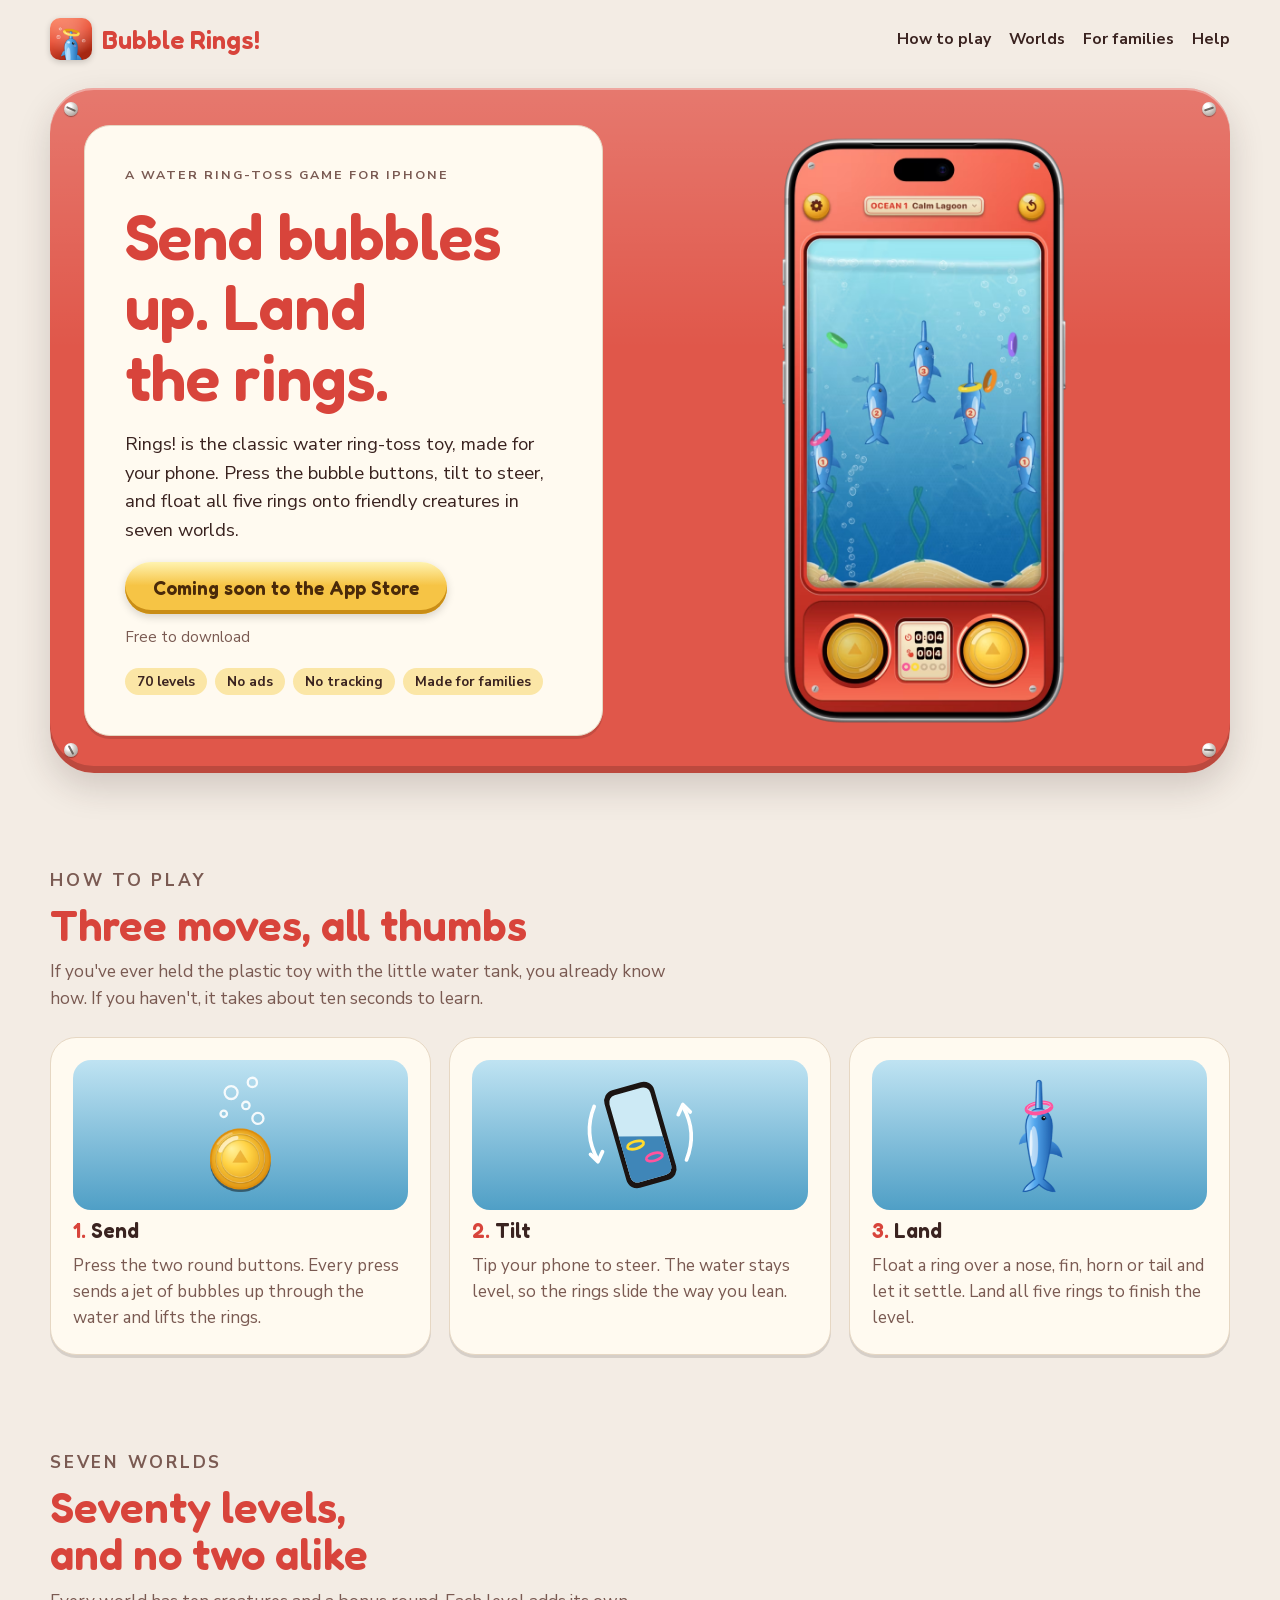
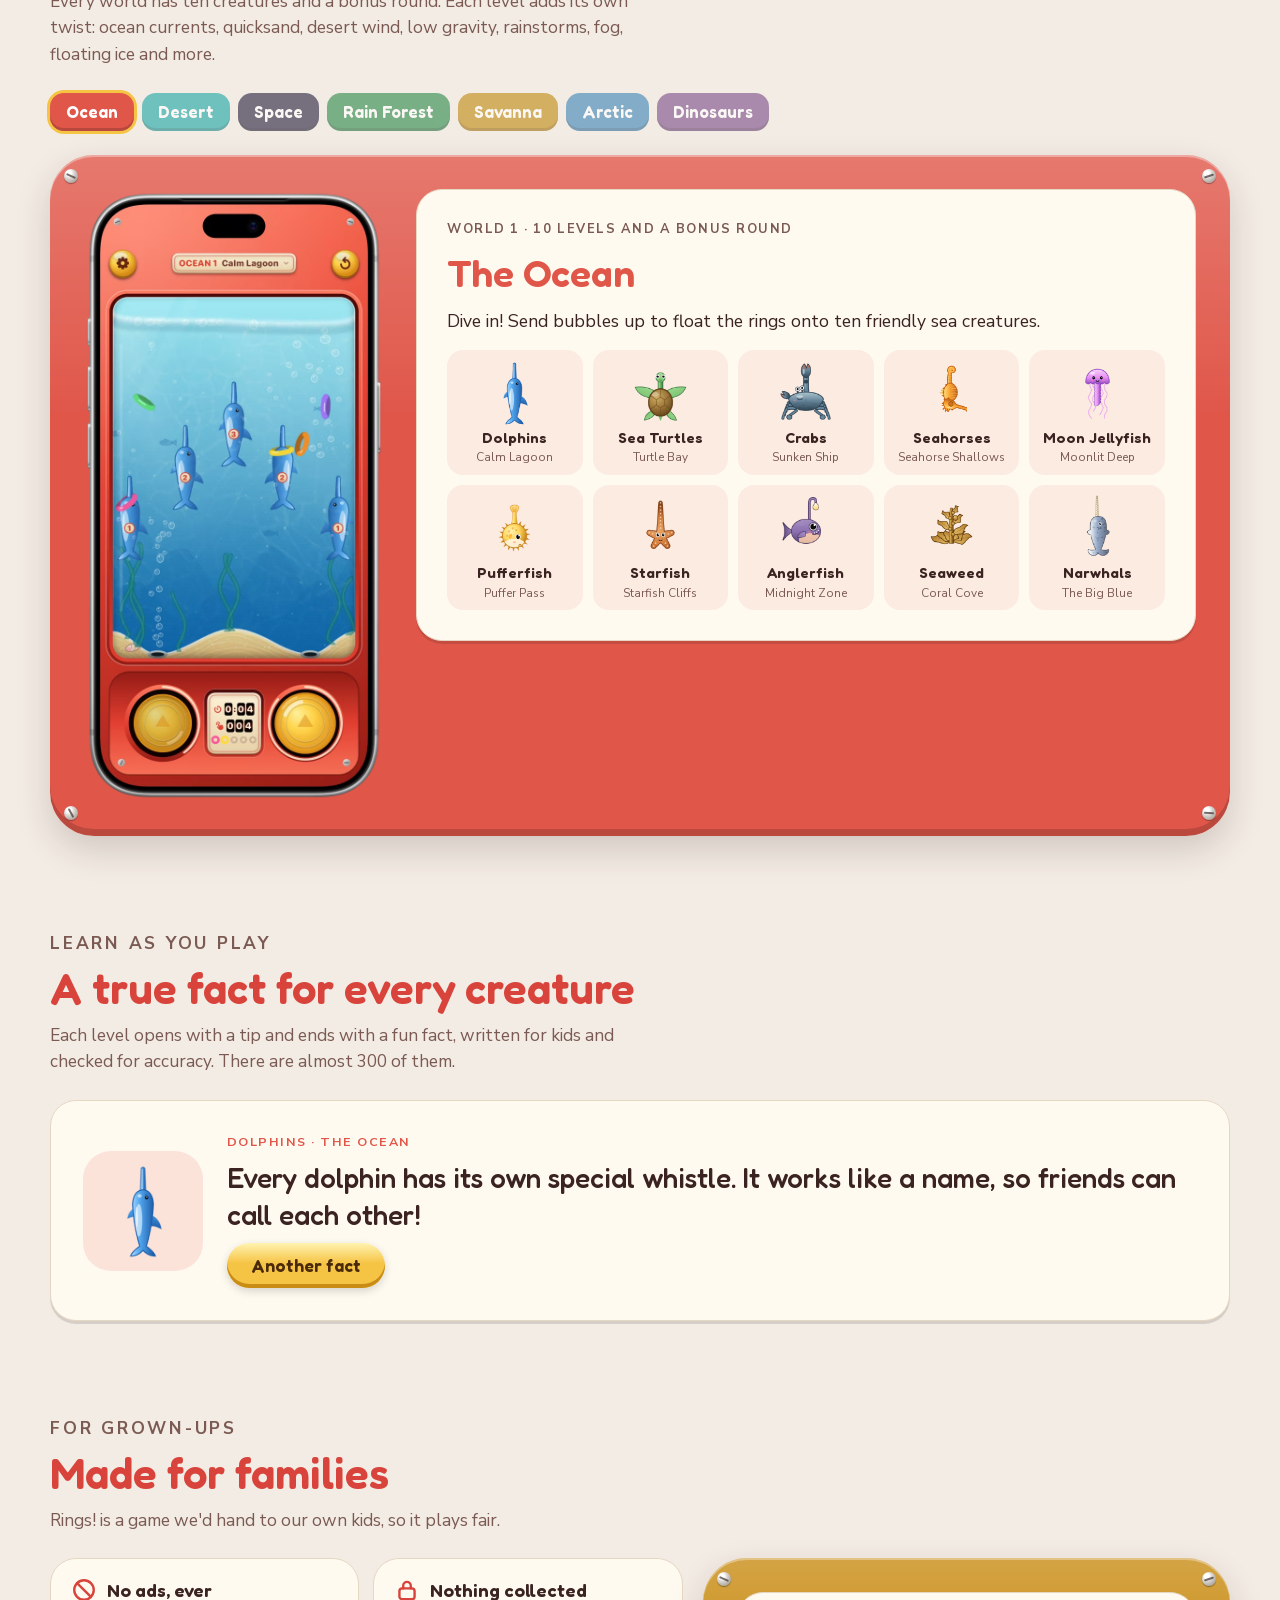
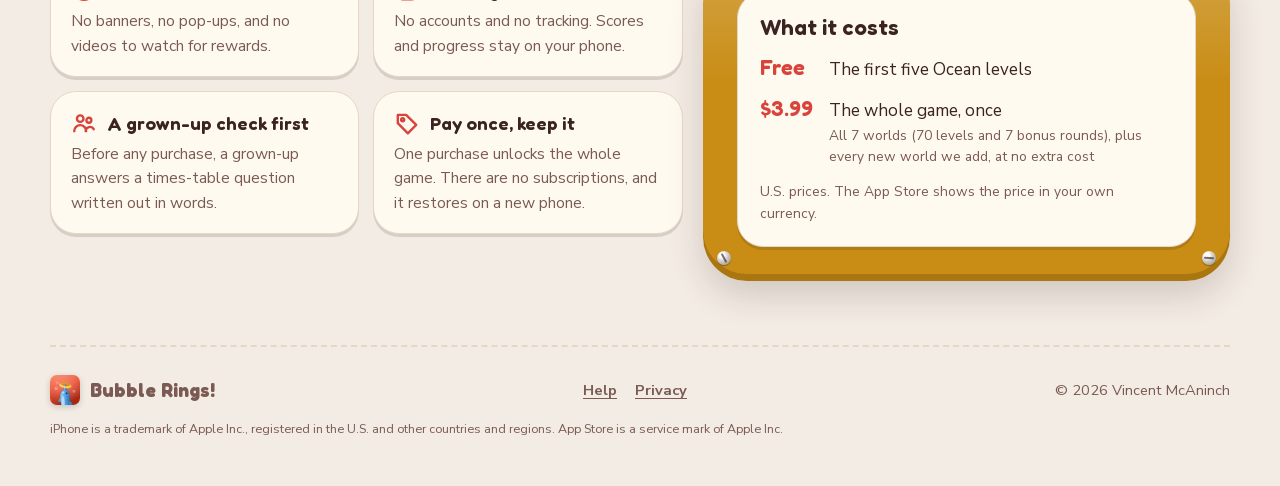
<file: index.html>
<!doctype html>
<html lang="en">
<head>
<meta charset="utf-8">
<meta name="viewport" content="width=device-width, initial-scale=1, viewport-fit=cover">
<meta name="robots" content="noindex">   <!-- hidden from search engines until the game launches: delete this line then -->
<title>Bubble Rings!</title>
<meta name="description" content="Rings! is the classic water ring-toss toy for iPhone. Send bubbles up, tilt to steer, and land the rings on friendly creatures across seven worlds.">
<meta property="og:title" content="Bubble Rings!">
<meta property="og:description" content="Send bubbles up, tilt to steer, and land the rings on friendly creatures across seven worlds.">
<meta property="og:image" content="assets/img/app-icon.png">
<meta name="theme-color" content="#e0574a">
<link rel="icon" href="assets/img/favicon.png">
<link rel="apple-touch-icon" href="assets/img/app-icon.png">
<link rel="stylesheet" href="assets/fonts.css">
<link rel="stylesheet" href="assets/site.css">
</head>
<body>
<div class="page">

  <header class="topbar">
    <a class="brand" href="index.html"><img src="assets/img/app-icon.png" alt="" width="42" height="42"><span>Bubble Rings!</span></a>
    <nav class="topnav" aria-label="Main">
      <a href="#play">How to play</a>
      <a href="#worlds">Worlds</a>
      <a href="#families">For families</a>
      <a href="support.html">Help</a>
    </nav>
  </header>

  <main class="main">
    <section class="hero shell" aria-labelledby="hero-title">
      <span class="screw tl" aria-hidden="true"></span><span class="screw tr" aria-hidden="true"></span>
      <span class="screw bl" aria-hidden="true"></span><span class="screw br" aria-hidden="true"></span>
      <div class="plate hero-plate">
        <p class="eyebrow">A water ring-toss game for iPhone</p>
        <h1 id="hero-title">Send bubbles up. Land the rings.</h1>
        <p class="lede">Rings! is the classic water ring-toss toy, made for your phone. Press the bubble buttons, tilt to steer, and float all five rings onto friendly creatures in seven worlds.</p>
        <div class="cta">
          <!-- at launch: make this a real link to https://apps.apple.com/app/id6825125290, with Apple's "Download on the App Store" badge -->
          <span class="btn big" role="link" aria-disabled="true">Coming soon to the App Store</span>
          <span class="note">Free to download</span>
        </div>
        <ul class="promises" aria-label="At a glance">
          <li>70 levels</li><li>No ads</li><li>No tracking</li><li>Made for families</li>
        </ul>
      </div>
      <div class="hero-phones" aria-label="Rings! on iPhone, playing in the Ocean, the Rain Forest and the Dinosaurs">
        <figure class="phone live">
          <picture><source srcset="assets/img/phones/ocean.avif" type="image/avif"><img src="assets/img/phones/ocean.png" alt="Rings! on iPhone in the Ocean: rings floating up toward the dolphins" width="640" height="1308"></picture>
          <video src="assets/video/ocean.mp4" autoplay muted loop playsinline preload="auto" aria-hidden="true"></video>
        </figure>
        <figure class="phone live second">
          <picture><source srcset="assets/img/phones/rainforest.avif" type="image/avif"><img src="assets/img/phones/rainforest.png" alt="Rings! on iPhone in the Rain Forest: spider monkeys swinging on vines while rings float past" width="640" height="1308"></picture>
          <video src="assets/video/rainforest.mp4" autoplay muted loop playsinline preload="auto" aria-hidden="true"></video>
        </figure>
        <figure class="phone live third">
          <picture><source srcset="assets/img/phones/dinosaurs.avif" type="image/avif"><img src="assets/img/phones/dinosaurs.png" alt="Rings! on iPhone with the Dinosaurs: a volcano behind the T. rex" width="640" height="1308"></picture>
          <video src="assets/video/dinosaurs.mp4" autoplay muted loop playsinline preload="auto" aria-hidden="true"></video>
        </figure>
      </div>
    </section>

    <section id="play" class="stack" aria-labelledby="play-title">
      <div class="section-head">
        <p class="eyebrow">How to play</p>
        <h2 id="play-title">Three moves, all thumbs</h2>
        <p>If you've ever held the plastic toy with the little water tank, you already know how. If you haven't, it takes about ten seconds to learn.</p>
      </div>
      <ol class="steps">
        <li class="plate step">
          <div class="art">
            <svg viewBox="0 0 160 130" aria-hidden="true">
              <g fill="none" stroke="#fff" stroke-width="2.5" opacity=".9"><circle cx="70" cy="19" r="7"/><circle cx="93" cy="8" r="5"/><circle cx="86" cy="33" r="4"/><circle cx="62" cy="42" r="3.5"/><circle cx="99" cy="47" r="6"/></g>
              <image href="assets/img/button.png" x="45.5" y="56.4" width="69" height="72"/>
            </svg>
          </div>
          <h3>Send</h3>
          <p>Press the two round buttons. Every press sends a jet of bubbles up through the water and lifts the rings.</p>
        </li>
        <li class="plate step">
          <div class="art">
            <svg viewBox="0 0 160 130" aria-hidden="true">
              <path d="M30 34q-12 30 4 58" stroke="#fff" stroke-width="4" fill="none" stroke-linecap="round"/><path d="M26 86l8 8 5-11" stroke="#fff" stroke-width="4" fill="none" stroke-linecap="round" stroke-linejoin="round"/>
              <g transform="translate(0 126) scale(1 -1)"><path d="M130 34q12 30-4 58" stroke="#fff" stroke-width="4" fill="none" stroke-linecap="round"/><path d="M134 86l-8 8-5-11" stroke="#fff" stroke-width="4" fill="none" stroke-linecap="round" stroke-linejoin="round"/></g>     <!-- (pointing up: both arrows turn counter-clockwise, as the phone does) -->
              <g transform="rotate(-16 80 65)">
                <rect x="52" y="10" width="56" height="110" rx="12" fill="#1b1412"/>
                <rect x="57" y="16" width="46" height="98" rx="8" fill="#cdeaf5"/>
                <path d="M57 60L103 73v33a8 8 0 0 1-8 8H65a8 8 0 0 1-8-8z" fill="#3f86b8"/>
                <ellipse cx="72" cy="74" rx="9" ry="4" fill="none" stroke="#ffdb2e" stroke-width="3"/>
                <ellipse cx="88" cy="92" rx="9" ry="4" fill="none" stroke="#ff549e" stroke-width="3"/>
              </g>
            </svg>
          </div>
          <h3>Tilt</h3>
          <p>Tip your phone to steer. The water stays level, so the rings slide the way you lean.</p>
        </li>
        <li class="plate step">
          <div class="art">
            <svg class="hooked back" viewBox="0 0 74 40" aria-hidden="true"><path d="M8 20a29 12 0 0 1 58 0" fill="none" stroke="currentColor" stroke-width="9"/><path d="M10 17a27 9.5 0 0 1 54 0" fill="none" stroke="#fff" stroke-opacity=".4" stroke-width="2"/></svg>
            <img class="dolphin" src="assets/img/creatures/L1.png" alt="">
            <svg class="hooked front" viewBox="0 0 74 40" aria-hidden="true"><path d="M8 20a29 12 0 0 0 58 0" fill="none" stroke="currentColor" stroke-width="9"/><path d="M10 17a27 9.5 0 0 0 54 0" fill="none" stroke="#fff" stroke-opacity=".4" stroke-width="2"/></svg>
          </div>
          <h3>Land</h3>
          <p>Float a ring over a nose, fin, horn or tail and let it settle. Land all five rings to finish the level.</p>
        </li>
      </ol>
    </section>

    <section id="worlds" class="stack" aria-labelledby="worlds-title">
      <div class="section-head">
        <p class="eyebrow">Seven worlds</p>
        <h2 id="worlds-title">Seventy levels, and no two alike</h2>
        <p>Every world has ten creatures and a bonus round. Each level adds its own twist: ocean currents, quicksand, desert wind, low gravity, rainstorms, fog, floating ice and more.</p>
      </div>
      <div class="tabs" id="world-tabs" role="tablist" aria-label="Worlds"></div>
      <div class="shell" id="world-panel" role="tabpanel">
        <noscript><p class="plate" style="padding: 20px">Seven worlds: the Ocean, the Desert, Outer Space, the Rain Forest, the Savanna, the Arctic and the Dinosaurs.</p></noscript>
      </div>
    </section>

    <section id="facts" class="stack" aria-labelledby="facts-title">
      <div class="section-head">
        <p class="eyebrow">Learn as you play</p>
        <h2 id="facts-title">A true fact for every creature</h2>
        <p>Each level opens with a tip and ends with a fun fact, written for kids and checked for accuracy. There are almost 300 of them.</p>
      </div>
      <div class="plate fact" id="fact" aria-live="polite">
        <div class="who"><img src="assets/img/creatures/L1.png" alt=""></div>
        <div class="text">
          <div class="steady"><span class="tag">Dolphins · The Ocean</span></div>
          <div class="steady"><blockquote>Every dolphin has its own special whistle. It works like a name, so friends can call each other!</blockquote></div>
          <button class="btn more" type="button">Another fact</button>
        </div>
      </div>
    </section>

    <section id="families" class="stack" aria-labelledby="families-title">
      <div class="section-head">
        <p class="eyebrow">For grown-ups</p>
        <h2 id="families-title">Made for families</h2>
        <p>Rings! is a game we'd hand to our own kids, so it plays fair.</p>
      </div>
      <div class="families">
        <ul class="pledges">
          <li class="plate pledge">
            <h3><svg viewBox="0 0 24 24" aria-hidden="true" fill="none" stroke="var(--red)" stroke-width="2.2" stroke-linecap="round"><circle cx="12" cy="12" r="9"/><path d="M5.6 5.6l12.8 12.8"/></svg>No ads, ever</h3>
            <p>No banners, no pop-ups, and no videos to watch for rewards.</p>
          </li>
          <li class="plate pledge">
            <h3><svg viewBox="0 0 24 24" aria-hidden="true" fill="none" stroke="var(--red)" stroke-width="2.2" stroke-linecap="round" stroke-linejoin="round"><rect x="5" y="10.5" width="14" height="10" rx="2.5"/><path d="M8.5 10.5V8a3.5 3.5 0 0 1 7 0v2.5"/></svg>Nothing collected</h3>
            <p>No accounts and no tracking. Scores and progress stay on your phone.</p>
          </li>
          <li class="plate pledge">
            <h3><svg viewBox="0 0 24 24" aria-hidden="true" fill="none" stroke="var(--red)" stroke-width="2.2" stroke-linecap="round" stroke-linejoin="round"><circle cx="8.5" cy="8" r="3"/><circle cx="16.5" cy="9.5" r="2.3"/><path d="M3 19.5a5.5 5.5 0 0 1 11 0M13.5 19.5a4 4 0 0 1 7.5-1.8"/></svg>A grown-up check first</h3>
            <p>Before any purchase, a grown-up answers a times-table question written out in words.</p>
          </li>
          <li class="plate pledge">
            <h3><svg viewBox="0 0 24 24" aria-hidden="true" fill="none" stroke="var(--red)" stroke-width="2.2" stroke-linecap="round" stroke-linejoin="round"><path d="M3.5 12.2V4.5h7.7l9.3 9.3-7.7 7.7z"/><circle cx="8" cy="9" r="1.4"/></svg>Pay once, keep it</h3>
            <p>One purchase unlocks the whole game. There are no subscriptions, and it restores on a new phone.</p>
          </li>
        </ul>
        <div class="shell prices">
          <span class="screw tl" aria-hidden="true"></span><span class="screw tr" aria-hidden="true"></span>
          <span class="screw bl" aria-hidden="true"></span><span class="screw br" aria-hidden="true"></span>
          <div class="plate">
            <h3>What it costs</h3>
            <dl class="price-list">
              <dt>Free</dt><dd>The first five Ocean levels</dd>
              <dt>$3.99</dt><dd>The whole game, once<small>All 7 worlds (70 levels and 7 bonus rounds), plus every new world we add, at no extra cost</small></dd>
            </dl>
            <p class="fine">U.S. prices. The App Store shows the price in your own currency.</p>
          </div>
        </div>
      </div>
    </section>
  </main>

  <footer class="footer">
    <a class="brand" href="index.html"><img src="assets/img/app-icon.png" alt="" width="30" height="30"><span>Bubble Rings!</span></a>
    <nav aria-label="Footer">
      <a href="support.html">Help</a>
      <a href="privacy.html">Privacy</a>
    </nav>
    <span>© 2026 Vincent McAninch</span>
    <p class="credit">iPhone is a trademark of Apple Inc., registered in the U.S. and other countries and regions. App Store is a service mark of Apple Inc.</p>
  </footer>

</div>
<script src="assets/data.js"></script>
<script src="assets/site.js"></script>
</body>
</html>
</file>
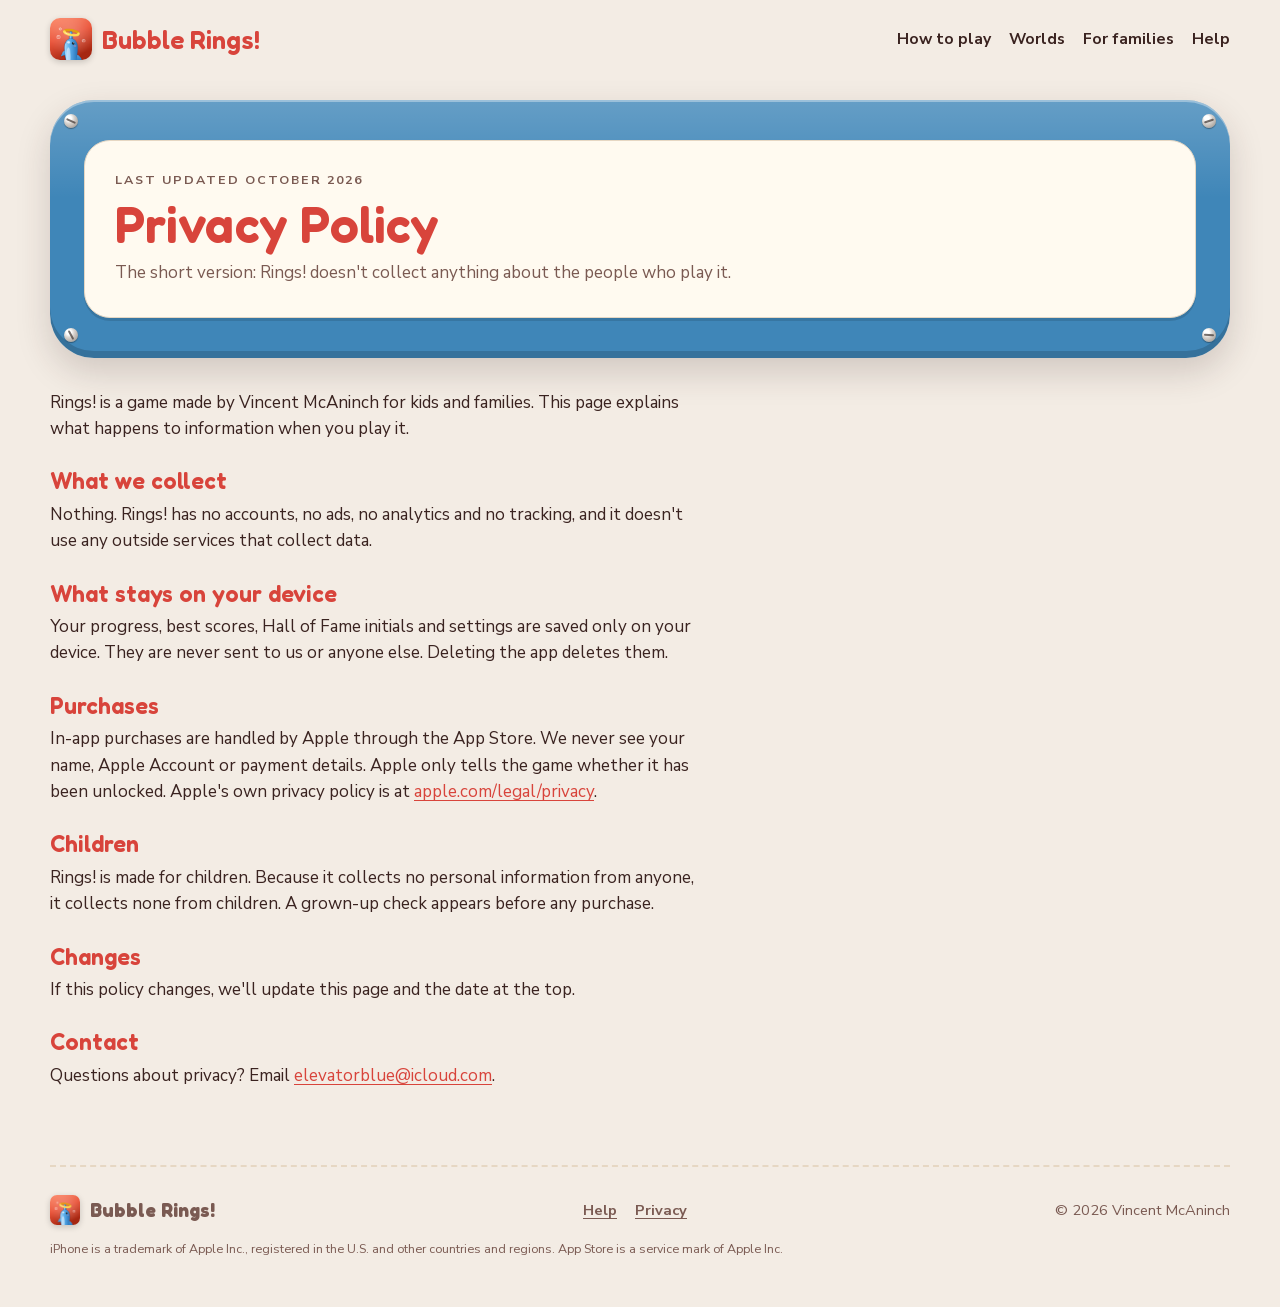
<file: privacy.html>
<!doctype html>
<html lang="en">
<head>
<meta charset="utf-8">
<meta name="viewport" content="width=device-width, initial-scale=1, viewport-fit=cover">
<meta name="robots" content="noindex">   <!-- hidden from search engines until the game launches: delete this line then -->
<title>Bubble Rings! Privacy Policy</title>
<meta name="description" content="Rings! collects no data. Scores, progress and settings stay on your device, and Apple handles purchases.">
<meta name="theme-color" content="#e0574a">
<link rel="icon" href="assets/img/favicon.png">
<link rel="stylesheet" href="assets/fonts.css">
<link rel="stylesheet" href="assets/site.css">
</head>
<body>
<div class="page" style="gap: 40px">

  <header class="topbar">
    <a class="brand" href="index.html"><img src="assets/img/app-icon.png" alt="" width="42" height="42"><span>Bubble Rings!</span></a>
    <nav class="topnav" aria-label="Main">
      <a href="index.html#play">How to play</a>
      <a href="index.html#worlds">Worlds</a>
      <a href="index.html#families">For families</a>
      <a href="support.html">Help</a>
    </nav>
  </header>

  <main class="main" style="gap: 32px">
    <div class="shell page-head" style="--shell: var(--arctic)">
      <span class="screw tl" aria-hidden="true"></span><span class="screw tr" aria-hidden="true"></span>
      <span class="screw bl" aria-hidden="true"></span><span class="screw br" aria-hidden="true"></span>
      <div class="plate">
        <p class="eyebrow">Last updated October 2026</p>
        <h1>Privacy Policy</h1>
        <p>The short version: Rings! doesn't collect anything about the people who play it.</p>
      </div>
    </div>

    <div class="doc">
      <section>
        <p>Rings! is a game made by Vincent McAninch for kids and families. This page explains what happens to information when you play it.</p>
      </section>
      <section>
        <h2>What we collect</h2>
        <p>Nothing. Rings! has no accounts, no ads, no analytics and no tracking, and it doesn't use any outside services that collect data.</p>
      </section>
      <section>
        <h2>What stays on your device</h2>
        <p>Your progress, best scores, Hall of Fame initials and settings are saved only on your device. They are never sent to us or anyone else. Deleting the app deletes them.</p>
      </section>
      <section>
        <h2>Purchases</h2>
        <p>In-app purchases are handled by Apple through the App Store. We never see your name, Apple Account or payment details. Apple only tells the game whether it has been unlocked. Apple's own privacy policy is at <a href="https://www.apple.com/legal/privacy/">apple.com/legal/privacy</a>.</p>
      </section>
      <section>
        <h2>Children</h2>
        <p>Rings! is made for children. Because it collects no personal information from anyone, it collects none from children. A grown-up check appears before any purchase.</p>
      </section>
      <section>
        <h2>Changes</h2>
        <p>If this policy changes, we'll update this page and the date at the top.</p>
      </section>
      <section>
        <h2>Contact</h2>
        <p>Questions about privacy? Email <a href="mailto:elevatorblue@icloud.com">elevatorblue@icloud.com</a>.</p>
      </section>
    </div>
  </main>

  <footer class="footer">
    <a class="brand" href="index.html"><img src="assets/img/app-icon.png" alt="" width="30" height="30"><span>Bubble Rings!</span></a>
    <nav aria-label="Footer">
      <a href="support.html">Help</a>
      <a href="privacy.html" aria-current="page">Privacy</a>
    </nav>
    <span>© 2026 Vincent McAninch</span>
    <p class="credit">iPhone is a trademark of Apple Inc., registered in the U.S. and other countries and regions. App Store is a service mark of Apple Inc.</p>
  </footer>

</div>
</body>
</html>
</file>
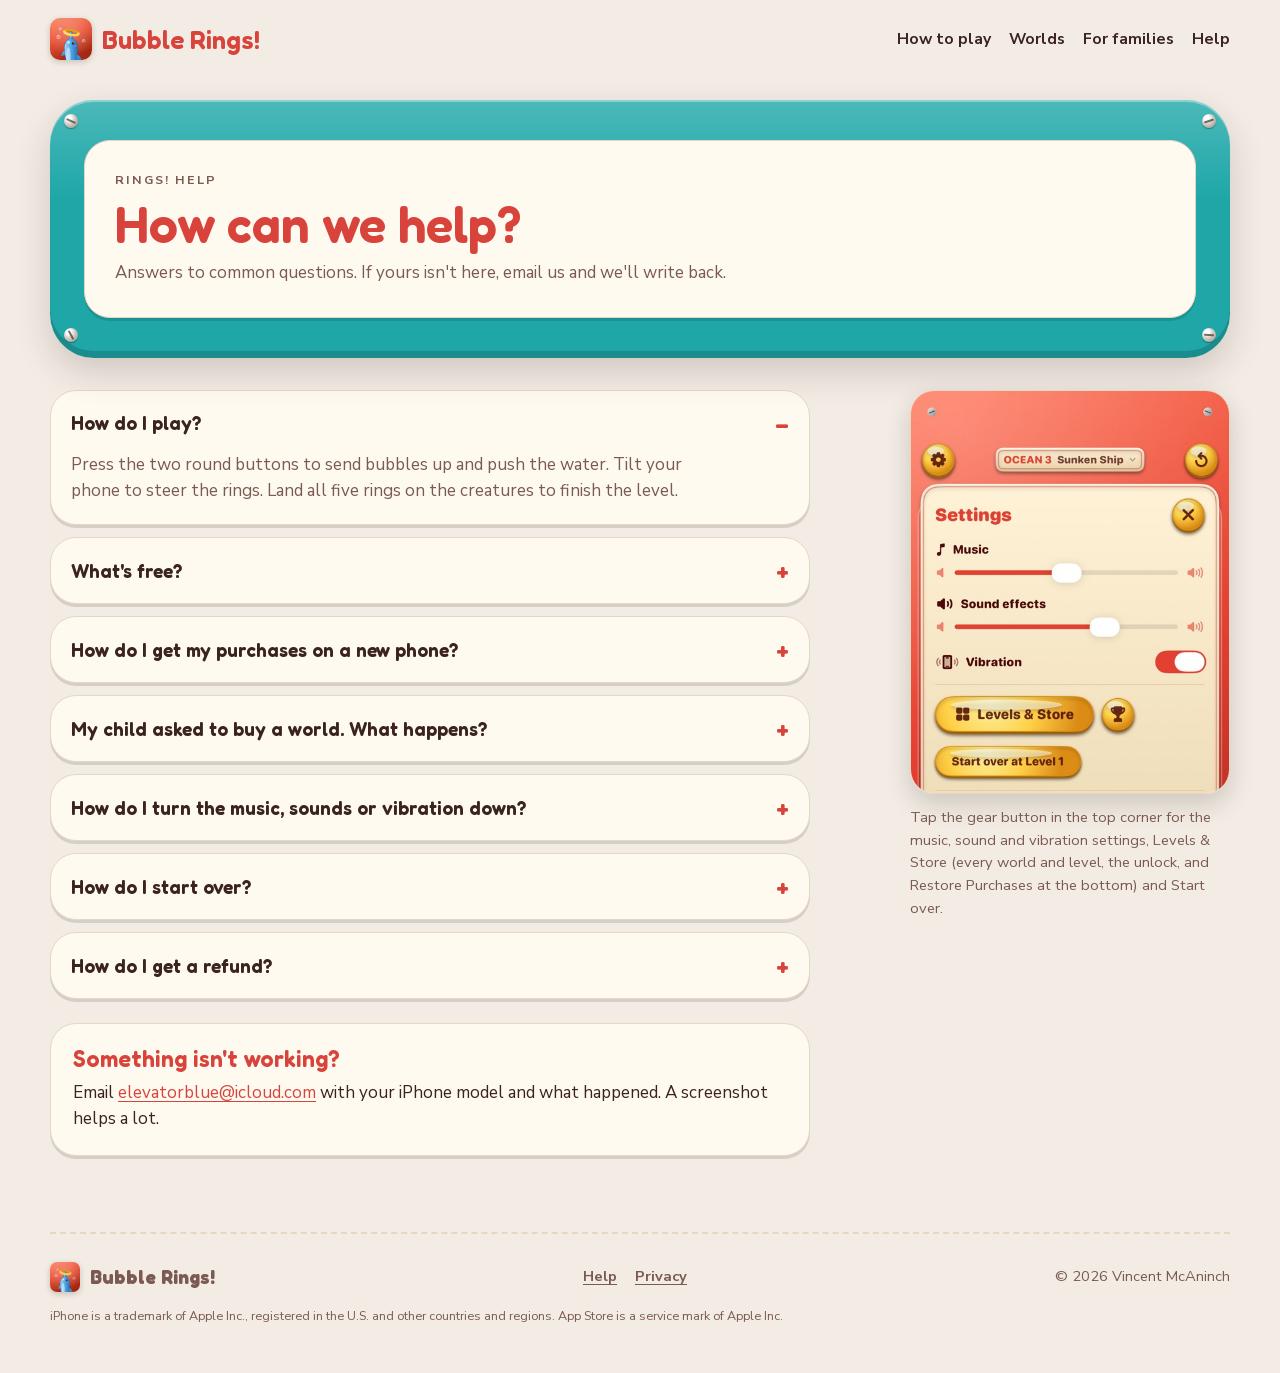
<file: support.html>
<!doctype html>
<html lang="en">
<head>
<meta charset="utf-8">
<meta name="viewport" content="width=device-width, initial-scale=1, viewport-fit=cover">
<meta name="robots" content="noindex">   <!-- hidden from search engines until the game launches: delete this line then -->
<title>Bubble Rings! Help</title>
<meta name="description" content="Help with Rings!: how to play, purchases, Restore Purchases, Ask to Buy, sound settings and contact.">
<meta name="theme-color" content="#e0574a">
<link rel="icon" href="assets/img/favicon.png">
<link rel="stylesheet" href="assets/fonts.css">
<link rel="stylesheet" href="assets/site.css">
</head>
<body>
<div class="page" style="gap: 40px">

  <header class="topbar">
    <a class="brand" href="index.html"><img src="assets/img/app-icon.png" alt="" width="42" height="42"><span>Bubble Rings!</span></a>
    <nav class="topnav" aria-label="Main">
      <a href="index.html#play">How to play</a>
      <a href="index.html#worlds">Worlds</a>
      <a href="index.html#families">For families</a>
      <a href="support.html" aria-current="page">Help</a>
    </nav>
  </header>

  <main class="main" style="gap: 32px">
    <div class="shell page-head" style="--shell: var(--desert)">
      <span class="screw tl" aria-hidden="true"></span><span class="screw tr" aria-hidden="true"></span>
      <span class="screw bl" aria-hidden="true"></span><span class="screw br" aria-hidden="true"></span>
      <div class="plate">
        <p class="eyebrow">Rings! Help</p>
        <h1>How can we help?</h1>
        <p>Answers to common questions. If yours isn't here, email us and we'll write back.</p>
      </div>
    </div>

    <div class="help-grid">
    <div class="help-main">
    <div class="faq">
      <details class="plate" open>
        <summary>How do I play?</summary>
        <p>Press the two round buttons to send bubbles up and push the water. Tilt your phone to steer the rings. Land all five rings on the creatures to finish the level.</p>
      </details>
      <details class="plate">
        <summary>What's free?</summary>
        <p>The first five Ocean levels. After that, one $3.99 purchase unlocks the whole game: all 7 worlds, plus every new world we add, at no extra cost.</p>
      </details>
      <details class="plate">
        <summary>How do I get my purchases on a new phone?</summary>
        <p>Tap the gear button, then Levels &amp; Store, then Restore Purchases at the bottom. Purchases come back on any device signed in to the same Apple Account.</p>
      </details>
      <details class="plate">
        <summary>My child asked to buy a world. What happens?</summary>
        <p>Before any purchase, a grown-up answers a times-table question written out in words. If Ask to Buy is on for your family, the request then goes to the parent or guardian, and the game unlocks by itself as soon as they approve it.</p>
      </details>
      <details class="plate">
        <summary>How do I turn the music, sounds or vibration down?</summary>
        <p>Tap the gear button. Music, sound effects and vibration each have their own setting.</p>
      </details>
      <details class="plate">
        <summary>How do I start over?</summary>
        <p>Tap the gear button, then Start over at Level 1. Your purchases stay unlocked.</p>
      </details>
      <details class="plate">
        <summary>How do I get a refund?</summary>
        <p>Refunds are handled by Apple. Visit <a href="https://reportaproblem.apple.com">reportaproblem.apple.com</a> and sign in with the Apple Account that made the purchase.</p>
      </details>
    </div>

    <div class="plate contact">
      <h2 style="font-size: 1.45rem">Something isn't working?</h2>
      <p>Email <a href="mailto:elevatorblue@icloud.com">elevatorblue@icloud.com</a> with your iPhone model and what happened. A screenshot helps a lot.</p>
    </div>
    </div>
    <aside class="help-aside">
      <figure class="screen-card">
        <img src="assets/img/shots/settings.jpg" alt="The game's settings panel: music and sound effects sliders, a vibration switch, and buttons for Levels &amp; Store and Start over at Level 1" width="506" height="640">
        <figcaption>Tap the gear button in the top corner for the music, sound and vibration settings, Levels &amp; Store (every world and level, the unlock, and Restore Purchases at the bottom) and Start over.</figcaption>
      </figure>
    </aside>
    </div>
  </main>

  <footer class="footer">
    <a class="brand" href="index.html"><img src="assets/img/app-icon.png" alt="" width="30" height="30"><span>Bubble Rings!</span></a>
    <nav aria-label="Footer">
      <a href="support.html">Help</a>
      <a href="privacy.html">Privacy</a>
    </nav>
    <span>© 2026 Vincent McAninch</span>
    <p class="credit">iPhone is a trademark of Apple Inc., registered in the U.S. and other countries and regions. App Store is a service mark of Apple Inc.</p>
  </footer>

</div>
</body>
</html>
</file>
<file: assets/fonts.css>
/* The site's two typefaces, Fredoka and Nunito Sans (SIL Open Font License; see fonts/OFL-*.txt), hosted with the
   site rather than loaded from Google, so visiting the site contacts no one else. Latin and Latin Extended only. */
@font-face {
  font-family: 'Fredoka';
  font-style: normal;
  font-weight: 500;
  font-stretch: 100%;
  font-display: swap;
  src: url(fonts/fredoka-latin-ext.woff2) format('woff2');
  unicode-range: U+0100-02BA, U+02BD-02C5, U+02C7-02CC, U+02CE-02D7, U+02DD-02FF, U+0304, U+0308, U+0329, U+1D00-1DBF, U+1E00-1E9F, U+1EF2-1EFF, U+2020, U+20A0-20AB, U+20AD-20C4, U+2113, U+2C60-2C7F, U+A720-A7FF;
}
@font-face {
  font-family: 'Fredoka';
  font-style: normal;
  font-weight: 500;
  font-stretch: 100%;
  font-display: swap;
  src: url(fonts/fredoka-latin.woff2) format('woff2');
  unicode-range: U+0000-00FF, U+0131, U+0152-0153, U+02BB-02BC, U+02C6, U+02DA, U+02DC, U+0304, U+0308, U+0329, U+2000-206F, U+20AC, U+2122, U+2191, U+2193, U+2212, U+2215, U+FEFF, U+FFFD;
}
@font-face {
  font-family: 'Fredoka';
  font-style: normal;
  font-weight: 600;
  font-stretch: 100%;
  font-display: swap;
  src: url(fonts/fredoka-latin-ext.woff2) format('woff2');
  unicode-range: U+0100-02BA, U+02BD-02C5, U+02C7-02CC, U+02CE-02D7, U+02DD-02FF, U+0304, U+0308, U+0329, U+1D00-1DBF, U+1E00-1E9F, U+1EF2-1EFF, U+2020, U+20A0-20AB, U+20AD-20C4, U+2113, U+2C60-2C7F, U+A720-A7FF;
}
@font-face {
  font-family: 'Fredoka';
  font-style: normal;
  font-weight: 600;
  font-stretch: 100%;
  font-display: swap;
  src: url(fonts/fredoka-latin.woff2) format('woff2');
  unicode-range: U+0000-00FF, U+0131, U+0152-0153, U+02BB-02BC, U+02C6, U+02DA, U+02DC, U+0304, U+0308, U+0329, U+2000-206F, U+20AC, U+2122, U+2191, U+2193, U+2212, U+2215, U+FEFF, U+FFFD;
}
@font-face {
  font-family: 'Fredoka';
  font-style: normal;
  font-weight: 700;
  font-stretch: 100%;
  font-display: swap;
  src: url(fonts/fredoka-latin-ext.woff2) format('woff2');
  unicode-range: U+0100-02BA, U+02BD-02C5, U+02C7-02CC, U+02CE-02D7, U+02DD-02FF, U+0304, U+0308, U+0329, U+1D00-1DBF, U+1E00-1E9F, U+1EF2-1EFF, U+2020, U+20A0-20AB, U+20AD-20C4, U+2113, U+2C60-2C7F, U+A720-A7FF;
}
@font-face {
  font-family: 'Fredoka';
  font-style: normal;
  font-weight: 700;
  font-stretch: 100%;
  font-display: swap;
  src: url(fonts/fredoka-latin.woff2) format('woff2');
  unicode-range: U+0000-00FF, U+0131, U+0152-0153, U+02BB-02BC, U+02C6, U+02DA, U+02DC, U+0304, U+0308, U+0329, U+2000-206F, U+20AC, U+2122, U+2191, U+2193, U+2212, U+2215, U+FEFF, U+FFFD;
}
@font-face {
  font-family: 'Nunito Sans';
  font-style: normal;
  font-weight: 400;
  font-stretch: 100%;
  font-display: swap;
  src: url(fonts/nunito-sans-latin-ext.woff2) format('woff2');
  unicode-range: U+0100-02BA, U+02BD-02C5, U+02C7-02CC, U+02CE-02D7, U+02DD-02FF, U+0304, U+0308, U+0329, U+1D00-1DBF, U+1E00-1E9F, U+1EF2-1EFF, U+2020, U+20A0-20AB, U+20AD-20C4, U+2113, U+2C60-2C7F, U+A720-A7FF;
}
@font-face {
  font-family: 'Nunito Sans';
  font-style: normal;
  font-weight: 400;
  font-stretch: 100%;
  font-display: swap;
  src: url(fonts/nunito-sans-latin.woff2) format('woff2');
  unicode-range: U+0000-00FF, U+0131, U+0152-0153, U+02BB-02BC, U+02C6, U+02DA, U+02DC, U+0304, U+0308, U+0329, U+2000-206F, U+20AC, U+2122, U+2191, U+2193, U+2212, U+2215, U+FEFF, U+FFFD;
}
@font-face {
  font-family: 'Nunito Sans';
  font-style: normal;
  font-weight: 600;
  font-stretch: 100%;
  font-display: swap;
  src: url(fonts/nunito-sans-latin-ext.woff2) format('woff2');
  unicode-range: U+0100-02BA, U+02BD-02C5, U+02C7-02CC, U+02CE-02D7, U+02DD-02FF, U+0304, U+0308, U+0329, U+1D00-1DBF, U+1E00-1E9F, U+1EF2-1EFF, U+2020, U+20A0-20AB, U+20AD-20C4, U+2113, U+2C60-2C7F, U+A720-A7FF;
}
@font-face {
  font-family: 'Nunito Sans';
  font-style: normal;
  font-weight: 600;
  font-stretch: 100%;
  font-display: swap;
  src: url(fonts/nunito-sans-latin.woff2) format('woff2');
  unicode-range: U+0000-00FF, U+0131, U+0152-0153, U+02BB-02BC, U+02C6, U+02DA, U+02DC, U+0304, U+0308, U+0329, U+2000-206F, U+20AC, U+2122, U+2191, U+2193, U+2212, U+2215, U+FEFF, U+FFFD;
}
@font-face {
  font-family: 'Nunito Sans';
  font-style: normal;
  font-weight: 700;
  font-stretch: 100%;
  font-display: swap;
  src: url(fonts/nunito-sans-latin-ext.woff2) format('woff2');
  unicode-range: U+0100-02BA, U+02BD-02C5, U+02C7-02CC, U+02CE-02D7, U+02DD-02FF, U+0304, U+0308, U+0329, U+1D00-1DBF, U+1E00-1E9F, U+1EF2-1EFF, U+2020, U+20A0-20AB, U+20AD-20C4, U+2113, U+2C60-2C7F, U+A720-A7FF;
}
@font-face {
  font-family: 'Nunito Sans';
  font-style: normal;
  font-weight: 700;
  font-stretch: 100%;
  font-display: swap;
  src: url(fonts/nunito-sans-latin.woff2) format('woff2');
  unicode-range: U+0000-00FF, U+0131, U+0152-0153, U+02BB-02BC, U+02C6, U+02DA, U+02DC, U+0304, U+0308, U+0329, U+2000-206F, U+20AC, U+2122, U+2191, U+2193, U+2212, U+2215, U+FEFF, U+FFFD;
}
</file>
<file: assets/site.css>
/* Layout: the page is built like the toy itself. Glossy plastic shells in each world's color hold cream plates,
   butter-yellow buttons and phones. Sections stack in one column on phones and open to two columns from 900px. */
:root {
  --bg: #f3ece4; --ink: #3a2320; --ink-soft: #7a5a52; --plate: #fffaf0; --plate-edge: #e6d7c3;
  --butter: #f6c445; --butter-deep: #c98d16; --butter-soft: #fbe6a6; --red: #d8443b; --chip-ink: #4a2a0a;
  --ocean: #e0574a; --desert: #1fa7a8; --space: #2a2540; --rainforest: #2f8a4c; --arctic: #3f86b8; --savanna: #c08a12; --dinosaurs: #7d4f8a;
  --ring-1: #ff549e; --ring-2: #ffdb2e; --ring-3: #61e07a; --ring-4: #ff8f1f; --ring-5: #a875ff;
  --bezel: #1b1412; --on-shell: #fffaf0;
  --display: "Fredoka", "Arial Rounded MT Bold", ui-rounded, system-ui, sans-serif;
  --body: "Nunito Sans", system-ui, -apple-system, "Segoe UI", sans-serif;
  color-scheme: light;
}
@media (prefers-color-scheme: dark) {
  :root:not([data-theme="light"]) {
    --bg: #1d1714; --ink: #f6e9dc; --ink-soft: #c2a89a; --plate: #2c231f; --plate-edge: #46382f;
    --butter-soft: #4d3d14; --red: #ff7b6b; --space: #4a4370; --savanna: #d9a02a; --dinosaurs: #a87ab6; --bezel: #0b0807;
    color-scheme: dark;
  }
}
:root[data-theme="dark"] {
  --bg: #1d1714; --ink: #f6e9dc; --ink-soft: #c2a89a; --plate: #2c231f; --plate-edge: #46382f;
  --butter-soft: #4d3d14; --red: #ff7b6b; --space: #4a4370; --savanna: #d9a02a; --dinosaurs: #a87ab6; --bezel: #0b0807;
  color-scheme: dark;
}

* { box-sizing: border-box; }
html { scroll-behavior: smooth; }
@media (prefers-reduced-motion: reduce) { html { scroll-behavior: auto; } }
body {
  margin: 0; background: var(--bg); color: var(--ink); font-family: var(--body); font-size: 17px; line-height: 1.55;
  padding-left: max(16px, env(safe-area-inset-left, 0px)); padding-right: max(16px, env(safe-area-inset-right, 0px));
  padding-block: 0 48px;
}
img { max-width: 100%; display: block; }
a { color: var(--red); text-underline-offset: 3px; }
a:focus-visible, button:focus-visible, summary:focus-visible { outline: 3px solid var(--butter); outline-offset: 3px; border-radius: 8px; }
h1, h2, h3 { font-family: var(--display); font-weight: 600; line-height: 1.1; margin: 0; text-wrap: balance; }
h2 { font-size: clamp(1.9rem, 4.2vw, 2.7rem); color: var(--red); }
h3 { font-size: 1.3rem; }
p { margin: 0; }
.page { max-width: 1180px; margin: 0 auto; display: flex; flex-direction: column; gap: 28px; }
.main { display: flex; flex-direction: column; gap: clamp(56px, 8vw, 96px); min-width: 0; }
.stack { display: flex; flex-direction: column; gap: 24px; min-width: 0; scroll-margin-top: 20px; }
.eyebrow { font: 700 0.78rem var(--body); letter-spacing: 0.16em; text-transform: uppercase; color: var(--ink-soft); }
.section-head { display: flex; flex-direction: column; gap: 10px; max-width: 62ch; }
.section-head p { color: var(--ink-soft); font-size: 1.08rem; }
.todo { background: var(--butter-soft); color: var(--ink); border-radius: 5px; padding: 0 4px; font-weight: 700; }

/* Top bar */
.topbar { display: flex; align-items: center; justify-content: space-between; gap: 12px 24px; flex-wrap: wrap; padding-block: 18px 0; }
.brand { display: inline-flex; align-items: center; gap: 10px; text-decoration: none; color: var(--red); font: 600 1.6rem var(--display); }
.brand img { width: 42px; height: 42px; border-radius: 10px; box-shadow: 0 2px 6px rgba(0, 0, 0, 0.18); }
.topnav { display: flex; flex-wrap: wrap; gap: 4px 18px; }
.topnav a { color: var(--ink); text-decoration: none; font-weight: 700; font-size: 0.98rem; padding: 4px 0; }
.topnav a:hover { color: var(--red); }

/* The toy's plastic shell, with a screw in each corner. */
.shell {
  --shell: var(--ocean);
  position: relative; border-radius: clamp(28px, 4vw, 44px); padding: clamp(18px, 3vw, 34px);
  background: linear-gradient(180deg, rgba(255, 255, 255, 0.2), rgba(255, 255, 255, 0) 38%), var(--shell);
  box-shadow: inset 0 2px 0 rgba(255, 255, 255, 0.35), inset 0 -7px 0 rgba(0, 0, 0, 0.16), 0 14px 34px rgba(58, 35, 32, 0.18);
}
.screw {
  position: absolute; width: 14px; height: 14px; border-radius: 50%;
  background: radial-gradient(circle at 35% 30%, #fff 0 18%, #d9d4cf 40%, #8f8780 100%);
  box-shadow: 0 1px 1px rgba(0, 0, 0, 0.35);
}
.screw::after { content: ""; position: absolute; left: 2px; right: 2px; top: 6px; height: 2px; border-radius: 1px; background: rgba(60, 50, 45, 0.7); transform: rotate(var(--turn, 20deg)); }
.screw.tl { top: 14px; left: 14px; --turn: 24deg; } .screw.tr { top: 14px; right: 14px; --turn: -18deg; }
.screw.bl { bottom: 16px; left: 14px; --turn: 62deg; } .screw.br { bottom: 16px; right: 14px; --turn: 3deg; }
.plate { background: var(--plate); border: 1.5px solid var(--plate-edge); border-radius: 26px; box-shadow: 0 3px 0 rgba(0, 0, 0, 0.12); }

/* Butter buttons, like the game's. */
.btn {
  display: inline-flex; align-items: center; justify-content: center; gap: 8px; border: 0; cursor: pointer; text-decoration: none;
  font: 600 1.08rem var(--display); color: var(--chip-ink); background: linear-gradient(180deg, #fff3b0 0%, var(--butter) 45%);
  border-radius: 999px; padding: 12px 24px; box-shadow: inset 0 -4px 0 var(--butter-deep), 0 3px 8px rgba(0, 0, 0, 0.16);
}
.btn:active { transform: translateY(1px); box-shadow: inset 0 -2px 0 var(--butter-deep), 0 2px 5px rgba(0, 0, 0, 0.16); }
.btn.big { font-size: 1.2rem; padding: 14px 28px; }
@media (max-width: 420px) { .btn.big { font-size: 1.04rem; padding: 12px 18px; } }
.btn small { font: 700 0.72rem var(--body); letter-spacing: 0.08em; text-transform: uppercase; opacity: 0.75; }

/* Phones: Apple's own iPhone 18 Pro picture (silver) with a screenshot of the game in it, made by
   Tools/scripts/site/inframe.swift. Apple asks for these to be shown as they are: upright, never overlapped or cropped,
   with no added shadows or reflections, and all at the same size. */
.phone { margin: 0; }
.phone img { width: 100%; height: auto; }

/* Hero */
.hero { display: grid; grid-template-columns: minmax(0, 1fr) minmax(0, 1.05fr); gap: clamp(20px, 4vw, 48px); align-items: center; overflow: hidden; }
.hero-plate { position: relative; z-index: 2; padding: clamp(22px, 3.4vw, 40px); display: flex; flex-direction: column; gap: 18px; }
.hero h1 { font-size: clamp(2.5rem, 6vw, 4rem); color: var(--red); letter-spacing: -0.01em; }
.hero .lede { font-size: 1.15rem; max-width: 46ch; }
.cta { display: flex; flex-wrap: wrap; align-items: center; gap: 12px 18px; }
.cta .note { color: var(--ink-soft); font-size: 0.95rem; }
.promises { list-style: none; margin: 0; padding: 0; display: flex; flex-wrap: wrap; gap: 8px; }
.promises li { font: 700 0.85rem var(--body); color: var(--ink); background: var(--butter-soft); border-radius: 999px; padding: 4px 12px; }
/* One big phone whose screen takes turns showing three worlds. All three pictures are the same iPhone in the same spot,
   stacked, so the phone itself never moves (as Apple asks for its iPhone pictures): only the game on its screen changes.
   The Ocean sits underneath, always showing; the Rain Forest and then the Dinosaurs fade in over it, and the Dinosaurs
   fade back out to the Ocean. Each world shows for 3.5 s, with a 1 s fade. */
.hero-phones { position: relative; z-index: 2; display: grid; justify-items: center; padding-block: 12px; }
.hero-phones .phone { grid-area: 1 / 1; width: min(100%, 290px); }     /* about as tall as the text box beside it */
.hero-phones .second, .hero-phones .third { opacity: 0; animation: 13.5s ease-in-out infinite; }
.hero-phones .second { animation-name: phone-second; }
.hero-phones .third { animation-name: phone-third; }
@keyframes phone-second { 0%, 25.9% { opacity: 0; } 33.3%, 66.6% { opacity: 1; } 66.7%, 100% { opacity: 0; } }
@keyframes phone-third { 0%, 59.3% { opacity: 0; } 66.7%, 92.6% { opacity: 1; } 100% { opacity: 0; } }
@media (prefers-reduced-motion: reduce) { .hero-phones .second, .hero-phones .third { animation: none; } }
/* Each phone plays a gameplay loop in its screen, on top of its still picture (which shows until the video starts, and
   stays when motion is turned down). The box is the bezel's screen opening: 1206 x 2622 of the 1350 x 2760 frame. */
.phone.live { position: relative; }
.phone.live video {
  position: absolute; left: 5.3333%; top: 2.5%; width: 89.3333%; height: 95%;
  border-radius: 16.8% / 7.74%; object-fit: cover; pointer-events: none;
}
@media (prefers-reduced-motion: reduce) { .phone.live video { display: none; } }

@media (max-width: 899px) {
  .hero { grid-template-columns: minmax(0, 1fr); }
  .hero-phones { max-width: 560px; margin-inline: auto; width: 100%; }
  .hero-phones .phone { width: min(100%, 250px); }
}

/* How to play */
.steps { list-style: none; margin: 0; padding: 0; display: grid; grid-template-columns: repeat(auto-fit, minmax(240px, 1fr)); gap: 18px; counter-reset: step; }
.step { padding: 22px; display: flex; flex-direction: column; gap: 10px; counter-increment: step; }
.step .art { height: 150px; display: grid; place-items: center; border-radius: 18px; background: linear-gradient(180deg, #bfe3f2, #4f9fc6); position: relative; overflow: hidden; }
.step h3::before { content: counter(step) ". "; color: var(--red); }
.step p { color: var(--ink-soft); }
.step .art svg { width: 70%; height: 80%; }
.step .art .dolphin { height: 120px; width: auto; position: relative; z-index: 1; }
/* The ring round the dolphin's nose, resting where the nose meets the head: its far half behind the dolphin, its near half in front. */
.step .art .hooked { position: absolute; left: 50%; top: 32%; width: 32px; height: 17.3px; transform: translate(-50%, -50%) rotate(-8deg); color: var(--ring-1); }
.step .art .hooked.front { z-index: 2; }

/* Worlds */
.tabs { display: flex; flex-wrap: wrap; gap: 8px; }
.tab {
  border: 0; cursor: pointer; border-radius: 14px; padding: 9px 16px; color: #fff; font: 600 1.05rem var(--display); background: var(--c);
  opacity: 0.62; box-shadow: inset 0 -3px 0 rgba(0, 0, 0, 0.18);
}
.tab:hover { opacity: 0.85; }
.tab[aria-selected="true"] { opacity: 1; box-shadow: inset 0 -3px 0 rgba(0, 0, 0, 0.18), 0 0 0 3px var(--butter); }
.world { display: grid; grid-template-columns: minmax(0, 300px) minmax(0, 1fr); gap: clamp(16px, 3vw, 32px); align-items: start; }
.world .phone { max-width: 300px; width: 100%; margin-inline: auto; }
.world-plate { padding: clamp(18px, 3vw, 30px); display: flex; flex-direction: column; gap: 14px; min-width: 0; }
.world-plate h3 { font-size: clamp(1.8rem, 3.6vw, 2.4rem); color: var(--c); }
.world-plate .welcome { font-size: 1.1rem; }
.world-plate .count { font: 700 0.8rem var(--body); letter-spacing: 0.12em; text-transform: uppercase; color: var(--ink-soft); }
.creatures { display: grid; grid-template-columns: repeat(5, minmax(0, 1fr)); gap: 10px; }
@media (max-width: 560px) { .creatures { grid-template-columns: repeat(2, minmax(0, 1fr)); } }
.creature { background: color-mix(in srgb, var(--c) 9%, var(--plate)); border-radius: 16px; padding: 10px 8px; display: flex; flex-direction: column; align-items: center; gap: 4px; text-align: center; }
.creature img { height: 66px; width: auto; max-width: 80px; object-fit: contain; }
/* A creature's picture (site.js pic()), idling gently: animals bob, plants sway from their base, space machines hover,
   each at its own pace (--dur, --delay) so they never move together. Its eyes-shut copy sits on top, shown for a blink. */
.pic { display: grid; place-items: center; animation: bob var(--dur, 4.5s) ease-in-out var(--delay, 0s) infinite; }
.pic > img { grid-area: 1 / 1; }
.pic > .shut { opacity: 0; }
.pic.shut > .shut { opacity: 1; }
.pic.sway { animation-name: sway; transform-origin: 50% 100%; }
.pic.hover { animation-name: hover; }
@keyframes bob { 0%, 100% { transform: translateY(0); } 50% { transform: translateY(-2px); } }
@keyframes sway { 0%, 100% { transform: rotate(-1.5deg); } 50% { transform: rotate(1.5deg); } }
@keyframes hover { 0%, 100% { transform: translateY(0) rotate(-0.6deg); } 50% { transform: translateY(-3px) rotate(0.6deg); } }
@media (prefers-reduced-motion: reduce) { .pic { animation: none; } }
.creature b { font: 600 0.92rem var(--display); line-height: 1.15; }
.creature span { font-size: 0.74rem; color: var(--ink-soft); line-height: 1.2; }
@media (max-width: 760px) { .world { grid-template-columns: minmax(0, 1fr); } .world .phone { max-width: 240px; } }

/* Fun facts */
.fact { display: grid; grid-template-columns: auto minmax(0, 1fr); gap: 18px 24px; align-items: center; padding: clamp(20px, 3vw, 32px); }
.fact .who { width: 120px; height: 120px; display: grid; place-items: center; border-radius: 28px; background: color-mix(in srgb, var(--c, var(--ocean)) 14%, var(--plate)); }
.fact .who img { max-height: 96px; max-width: 96px; width: auto; object-fit: contain; }
.fact .text { display: flex; flex-direction: column; gap: 10px; align-self: stretch; }
/* Invisible copies of the longest tags and facts share each line's spot, so the card stays one size as the facts change. */
.fact .steady { display: grid; }
.fact .steady > * { grid-area: 1 / 1; }
.fact .room { visibility: hidden; }
.fact .tag { font: 700 0.78rem var(--body); letter-spacing: 0.12em; text-transform: uppercase; color: var(--c, var(--ocean)); }
.fact blockquote { margin: 0; font: 500 clamp(1.3rem, 2.6vw, 1.75rem) / 1.3 var(--display); text-wrap: pretty; }
.fact .more { align-self: flex-start; margin-top: auto; }
/* Changing facts: the picture, tag and fact fade and drop away, then rise back in; the world colour blends across. */
@property --c { syntax: "<color>"; inherits: true; initial-value: #e0574a; }     /* (the Ocean red, as the fallbacks) */
.fact { transition: --c 0.4s ease; }
.fact .who img, .fact .tag:not(.room), .fact blockquote:not(.room) { transition: opacity 0.18s ease, transform 0.22s ease; }
.fact .tag:not(.room), .fact blockquote:not(.room) { transition-delay: 0.07s; }     /* (the picture rises in a beat ahead of the words) */
.fact.leaving .who img { opacity: 0; transform: scale(0.85) translateY(6px); }
.fact.leaving .tag:not(.room), .fact.leaving blockquote:not(.room) { opacity: 0; transform: translateY(8px); transition-delay: 0s; }
@media (prefers-reduced-motion: reduce) { .fact, .fact .who img, .fact .tag, .fact blockquote { transition: none; } }
/* Changing worlds (site.js): the same, for the world panel. Its colour blends across; the old world fades and drops
   away; the new one rises in, its phone first, then its words, then its creatures. */
@property --shell { syntax: "<color>"; inherits: true; initial-value: #e0574a; }
#world-panel { transition: --shell 0.4s ease, --c 0.4s ease; }
#world-panel .phone, #world-panel .world-plate > * { transition: opacity 0.2s ease, transform 0.26s ease; }
#world-panel .world-plate > * { transition-delay: 0.08s; }
#world-panel .world-plate > .creatures { transition-delay: 0.16s; }
#world-panel.leaving .phone, #world-panel.leaving .world-plate > *,
#world-panel .entering .phone, #world-panel .entering .world-plate > * { opacity: 0; transform: translateY(10px); transition-delay: 0s; }
@media (prefers-reduced-motion: reduce) { #world-panel, #world-panel .phone, #world-panel .world-plate > * { transition: none; } }
@media (max-width: 560px) { .fact { grid-template-columns: minmax(0, 1fr); } }

/* Families */
.families { display: grid; grid-template-columns: minmax(0, 1.2fr) minmax(0, 1fr); gap: 20px; align-items: start; }
.pledges { list-style: none; margin: 0; padding: 0; display: grid; grid-template-columns: repeat(auto-fit, minmax(230px, 1fr)); gap: 14px; }
.pledge { padding: 18px 20px; display: flex; flex-direction: column; gap: 6px; }
.pledge h3 { font-size: 1.15rem; display: flex; align-items: center; gap: 10px; }
.pledge h3 svg { width: 26px; height: 26px; flex: none; }
.pledge p { color: var(--ink-soft); font-size: 0.98rem; }
.prices { --shell: var(--butter-deep); }
.prices .plate { padding: 22px; display: flex; flex-direction: column; gap: 14px; }
.prices h3 { font-size: 1.4rem; }
.price-list { margin: 0; display: grid; grid-template-columns: auto minmax(0, 1fr); gap: 12px 16px; align-items: baseline; }
.price-list dt { font: 600 1.35rem var(--display); color: var(--red); font-variant-numeric: tabular-nums; white-space: nowrap; }
.price-list dd { margin: 0; }
.price-list dd small { display: block; color: var(--ink-soft); font-size: 0.86rem; }
.prices .fine { color: var(--ink-soft); font-size: 0.86rem; }
@media (max-width: 899px) { .families { grid-template-columns: minmax(0, 1fr); } }

/* Pages: Help and Privacy */
.page-head { display: flex; flex-direction: column; gap: 6px; padding-block: clamp(26px, 4vw, 40px); }
.page-head .plate { padding: clamp(20px, 3vw, 30px); display: flex; flex-direction: column; gap: 8px; }
.page-head h1 { font-size: clamp(2.2rem, 5vw, 3.2rem); color: var(--red); }
.page-head p { color: var(--ink-soft); }
.doc { max-width: 720px; display: flex; flex-direction: column; gap: 26px; }
.doc section { display: flex; flex-direction: column; gap: 8px; }
.doc h2 { font-size: 1.45rem; }
.doc p { max-width: 65ch; }
.faq { display: flex; flex-direction: column; gap: 12px; max-width: 760px; }
.faq details { padding: 4px 20px; }
.faq summary { cursor: pointer; font: 600 1.2rem var(--display); padding-block: 14px; list-style: none; display: flex; align-items: center; justify-content: space-between; gap: 12px; }
.faq summary::-webkit-details-marker { display: none; }
.faq summary::after { content: "+"; font: 600 1.5rem var(--display); color: var(--red); flex: none; }
.faq details[open] summary::after { content: "–"; }
.faq details p { padding-bottom: 16px; color: var(--ink-soft); max-width: 65ch; }
.contact { padding: 22px; display: flex; flex-direction: column; gap: 8px; max-width: 760px; }
.help-grid { display: grid; grid-template-columns: minmax(0, 1fr) minmax(0, 320px); gap: 32px; align-items: start; }
.help-main { display: flex; flex-direction: column; gap: 24px; min-width: 0; }
.help-aside { position: sticky; top: 20px; }
.screen-card { margin: 0; display: flex; flex-direction: column; gap: 12px; }
.screen-card img { width: 100%; height: auto; border-radius: 24px; border: 1.5px solid var(--plate-edge); box-shadow: 0 10px 26px rgba(0, 0, 0, 0.16); }
.screen-card figcaption { color: var(--ink-soft); font-size: 0.92rem; }
@media (max-width: 860px) { .help-grid { grid-template-columns: minmax(0, 1fr); } .help-aside { position: static; max-width: 360px; } }

/* Footer */
.footer { margin-top: 36px; display: flex; flex-wrap: wrap; align-items: center; justify-content: space-between; gap: 14px 24px; padding-top: 28px; border-top: 2px dashed var(--plate-edge); color: var(--ink-soft); font-size: 0.92rem; }
.footer nav { display: flex; flex-wrap: wrap; gap: 6px 18px; }
.footer a { color: var(--ink-soft); font-weight: 700; }
.footer .brand { font-size: 1.2rem; }
.footer .brand img { width: 30px; height: 30px; border-radius: 7px; }
.footer .credit { flex-basis: 100%; font-size: 0.78rem; }
</file>
